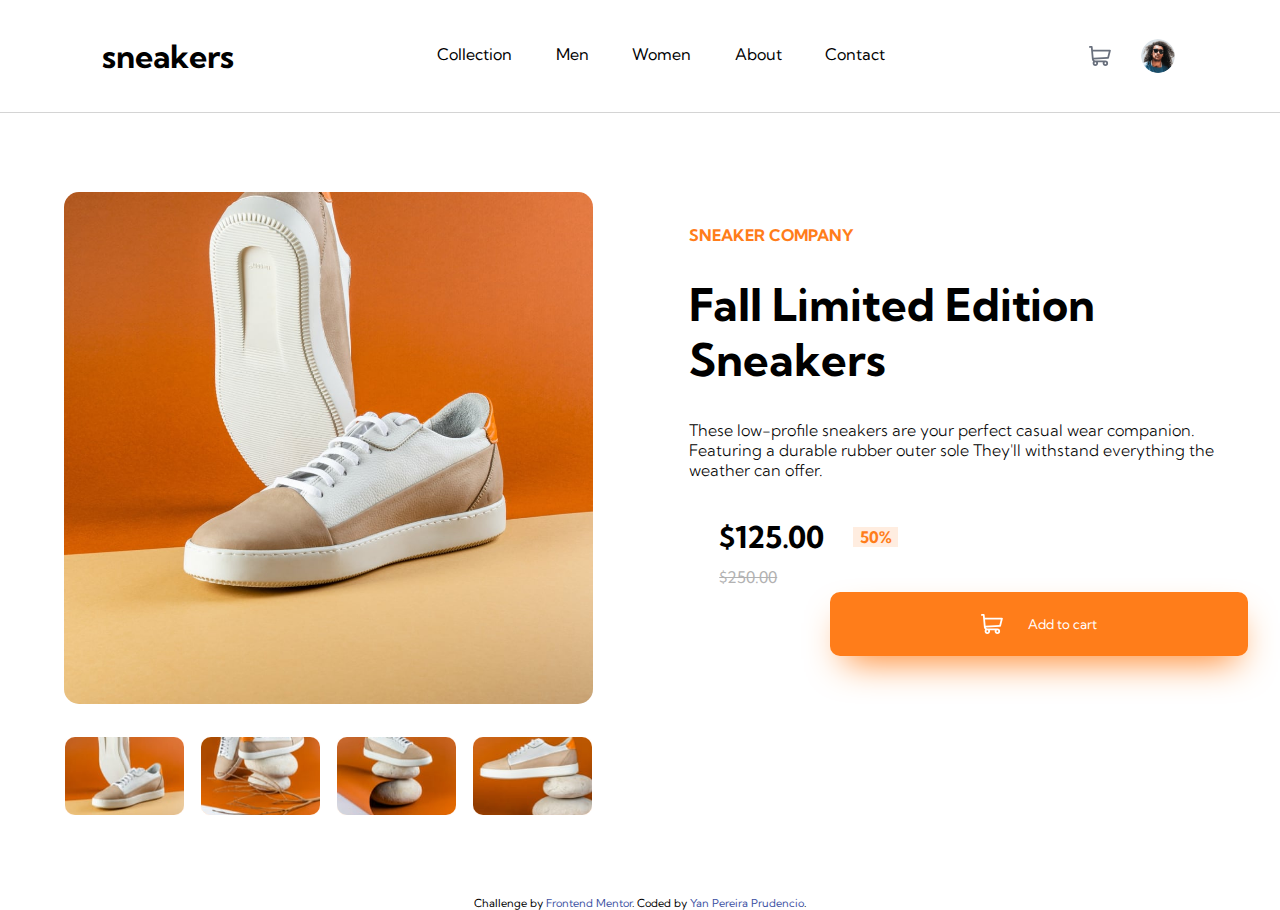
<file: index.html>
<!DOCTYPE html>
<html lang="en">
<head>
  <meta charset="UTF-8">
  <meta name="viewport" content="width=device-width, initial-scale=1.0"> <!-- displays site properly based on user's device -->

  <link rel="icon" type="image/png" sizes="32x32" href="./images/favicon-32x32.png">
  <link rel="stylesheet" href="https://cdnjs.cloudflare.com/ajax/libs/font-awesome/6.4.2/css/all.min.css" integrity="sha512-z3gLpd7yknf1YoNbCzqRKc4qyor8gaKU1qmn+CShxbuBusANI9QpRohGBreCFkKxLhei6S9CQXFEbbKuqLg0DA==" crossorigin="anonymous" referrerpolicy="no-referrer" />
  <link rel="stylesheet" href="./productpage.css">
  <title>Frontend Mentor | E-commerce product page</title>

  <!-- Feel free to remove these styles or customise in your own stylesheet 👍 -->
  <style>
    .attribution { font-size: 11px; text-align: center; }
    .attribution a { color: hsl(228, 45%, 44%); }



    
  </style>
</head>
<body>
<header>
    <div class="cartContainer">
        <p id="cartTitle">Cart</p>
        <div id="cardProductinfo">
            <p id="string">Your cart is empty.</p>
        </div>
    </div>
    <svg  onclick="Menu_Mobile_Btn()" width="16" height="15" xmlns="http://www.w3.org/2000/svg"><path d="M16 12v3H0v-3h16Zm0-6v3H0V6h16Zm0-6v3H0V0h16Z" fill="#69707D" fill-rule="evenodd"/></svg>
    <h1>sneakers</h1>
    <div id="menu">
        <a href="#Collection">Collection</a>
        <a href="#Men">Men</a>
        <a href="#Women">Women</a>
        <a href="#About">About</a>
        <a href="#Contact">Contact</a>
    </div>
    <div id="profile">
        <input type="button" id="productCounter" value="0">
        <!-- <button type="button" id="productCounter" value="1"></button> -->
        <svg id="cartIcon" width="22" height="20" xmlns="http://www.w3.org/2000/svg"><path d="M20.925 3.641H3.863L3.61.816A.896.896 0 0 0 2.717 0H.897a.896.896 0 1 0 0 1.792h1l1.031 11.483c.073.828.52 1.726 1.291 2.336C2.83 17.385 4.099 20 6.359 20c1.875 0 3.197-1.87 2.554-3.642h4.905c-.642 1.77.677 3.642 2.555 3.642a2.72 2.72 0 0 0 2.717-2.717 2.72 2.72 0 0 0-2.717-2.717H6.365c-.681 0-1.274-.41-1.53-1.009l14.321-.842a.896.896 0 0 0 .817-.677l1.821-7.283a.897.897 0 0 0-.87-1.114ZM6.358 18.208a.926.926 0 0 1 0-1.85.926.926 0 0 1 0 1.85Zm10.015 0a.926.926 0 0 1 0-1.85.926.926 0 0 1 0 1.85Zm2.021-7.243-13.8.81-.57-6.341h15.753l-1.383 5.53Z" fill="#69707D" fill-rule="nonzero"/></svg>
        <div id="profileImg">
            <img src="./images/image-avatar.png" alt="image-avatar">
        </div>
    </div>
</header>
  <main id="main">
    <section id="container">
        <div class="class first">
            <div class="viewportImg">
                <img id="mainImage" src="./images/image-product-1.jpg" alt="">
                <div class="btnsImg">
                    <button id="mobilebtnNext" >
                        <svg width="12" height="18" xmlns="http://www.w3.org/2000/svg"><path d="M11 1 3 9l8 8" stroke="#1D2026" stroke-width="3" fill="none" fill-rule="evenodd"/></svg>
                    </button>
                    <button id="mobilebtnPrevious">
                        <svg width="13" height="18" xmlns="http://www.w3.org/2000/svg"><path d="m2 1 8 8-8 8" stroke="#1D2026" stroke-width="3" fill="none" fill-rule="evenodd"/></svg>
                    </button>
                </div>
            </div>

            <div class="imgCategories">
                <div class="img-card">
                    <img class="image-product" src="./images/image-product-1-thumbnail.jpg" alt="product-1"> 
                </div>
                <div class="img-card">
                    <img class="image-product" src="./images/image-product-2-thumbnail.jpg" alt="product-2">
                </div>
                <div class="img-card">
                    <img class="image-product" src="./images/image-product-3-thumbnail.jpg" alt="product-3">
                </div>
                <div class="img-card">
                    <img class="image-product" src="./images/image-product-4-thumbnail.jpg" alt="product-4">
                </div>
            
            </div>
        </div>
        <div class="class second">
            <div class="texts">
                <p>SNEAKER COMPANY</p>
                <h1>Fall Limited Edition Sneakers</h1>
                <p id="productinfo">These low-profile sneakers are your perfect casual wear companion.
                    Featuring a durable rubber outer sole They'll withstand everything 
                    the weather  can offer.
                </p>
            </div>
            <div class="prices">
                <h3 id="newPrice">$125.00</h3>
                <p id="rebate">50%</p>
                <p id="lastPrice">$250.00</p>
            </div>
            <div class="quantities">
                <div id="counter">
                    <i   id="minus" class="fa-solid fa-minus"></i>
                    <input type="number" id="resultNumber">
                    <i   id="plus" class="fa-solid fa-plus"></i>
                </div>


                <button id="cartBtn" onclick="addToCart()">
                    <svg width="22" height="20" xmlns="http://www.w3.org/2000/svg"><path d="M20.925 3.641H3.863L3.61.816A.896.896 0 0 0 2.717 0H.897a.896.896 0 1 0 0 1.792h1l1.031 11.483c.073.828.52 1.726 1.291 2.336C2.83 17.385 4.099 20 6.359 20c1.875 0 3.197-1.87 2.554-3.642h4.905c-.642 1.77.677 3.642 2.555 3.642a2.72 2.72 0 0 0 2.717-2.717 2.72 2.72 0 0 0-2.717-2.717H6.365c-.681 0-1.274-.41-1.53-1.009l14.321-.842a.896.896 0 0 0 .817-.677l1.821-7.283a.897.897 0 0 0-.87-1.114ZM6.358 18.208a.926.926 0 0 1 0-1.85.926.926 0 0 1 0 1.85Zm10.015 0a.926.926 0 0 1 0-1.85.926.926 0 0 1 0 1.85Zm2.021-7.243-13.8.81-.57-6.341h15.753l-1.383 5.53Z" fill="#ffff" fill-rule="nonzero"/></svg>
                    Add to cart
                </button>
            </div>
        </div>

    </section>
  </main>



  <div class="menu_Mobile_Container">
    <svg id="btn_Close" width="14" height="15" xmlns="http://www.w3.org/2000/svg"><path d="m11.596.782 2.122 2.122L9.12 7.499l4.597 4.597-2.122 2.122L7 9.62l-4.595 4.597-2.122-2.122L4.878 7.5.282 2.904 2.404.782l4.595 4.596L11.596.782Z" fill="#69707D" fill-rule="evenodd"/></svg>
    <ul class="menu_Mobile_List">
        <li>Collections</li>
        <li>Men</li>
        <li>Women</li>
        <li>About</li>
        <li>Contact</li>
    </ul>
  </div>

  <div class="container_img_Product">
        <div class="image_squad">
            <p id="close_Container">
                <svg id="close-btn-viewport-large" width="14" height="15" xmlns="http://www.w3.org/2000/svg"><path d="m11.596.782 2.122 2.122L9.12 7.499l4.597 4.597-2.122 2.122L7 9.62l-4.595 4.597-2.122-2.122L4.878 7.5.282 2.904 2.404.782l4.595 4.596L11.596.782Z" fill-rule="evenodd"/></svg>
            </p>
            <div class="image_viewport">
                <img id="displayed_image" class="img"  src="./images/image-product-1.jpg" alt="">
                <!-- <img id="mainImage" src="./images/image-product-1.jpg" alt=""> -->
            </div>

            <div class="imgCategories">
                <div class="img-card">
                    <img class="image-product-large" src="./images/image-product-1-thumbnail.jpg" alt="product-1"> 
                </div>
                <div class="img-card">
                    <img class="image-product-large" src="./images/image-product-2-thumbnail.jpg" alt="product-2">
                </div>
                <div class="img-card">
                    <img class="image-product-large" src="./images/image-product-3-thumbnail.jpg" alt="product-3">
                </div>
                <div class="img-card">
                    <img class="image-product-large" src="./images/image-product-4-thumbnail.jpg" alt="product-4">
                </div>
            </div>

            <div id="container_control">
                <button type="button" class="btn_images_container next-btn">
                    <svg id="next-btn" width="12" height="18" xmlns="http://www.w3.org/2000/svg"><path d="M11 1 3 9l8 8" stroke="#1D2026" stroke-width="3" fill="none" fill-rule="evenodd"/></svg>
                </button>
                <button type="button" class="btn_images_container previous-btn">
                    <svg id="previous-btn" width="13" height="18" xmlns="http://www.w3.org/2000/svg"><path d="m2 1 8 8-8 8" stroke="#1D2026" stroke-width="3" fill="none" fill-rule="evenodd"/></svg>
                </button>
            </div>
        </div>


  </div>


  <div class="attribution">
    Challenge by <a href="https://www.frontendmentor.io?ref=challenge" target="_blank">Frontend Mentor</a>. 
    Coded by <a href="https://www.frontendmentor.io/profile/YanPrudencio015">Yan Pereira Prudencio</a>.
  </div>
  <script src="./product.js"></script>
</body>
</html>
</file>
<file: productpage.css>
@import url('https://fonts.googleapis.com/css2?family=Kumbh+Sans:wght@400;700&display=swap');

/* 
font-family: 'Kumbh Sans', sans-serif;
*/
*{
    border: none;
    outline: none;
    padding: 0; margin: 0;
    box-sizing: border-box;
    transition: 600ms;
    scroll-behavior: smooth;
    font-family: 'Kumbh Sans', sans-serif;

}

a{
    text-decoration: none;
    color: #000;
}

/* Desktop */
@media screen and (max-width:1440px){

    body{
        height: 40em;
    }
    header{
        width: 100%;
        height: 7em;
        box-shadow:1px -2px 1px 2px hsl(0, 0%, 0%);;
        display: flex;
        justify-content: space-around;
        flex-direction: row;
        align-items: center;
        margin-bottom: 5em;
        position: relative;
    }

    header #menu{
        display: flex;
        flex-direction: row;
        justify-content: space-between;
        align-items: center;
        width: 35%;
        height: 100%;
    }

    #menu a{
        border-bottom: solid 5px #fff;
        height: 100%;
        display: flex;
        align-items: center;
    }

    #menu a:hover{
        border-bottom: solid 5px hsl(26, 100%, 55%);
    }

    header svg{
        display: none;
    }

    header #profile{
        display: flex;
        justify-content: space-between;
        align-items: center;
        width: 7%;
        position: relative;
    }

    #profile #productCounter{
        background-color: hsl(26, 100%, 55%);
        width: 20%;
        height: 43%;
        border-radius: 20px;
        position: absolute;
        bottom: 1.7em;
        left: 0.4em;
        color: #fff;
        display: none;
        justify-content: center;
        text-align: center;
    }



    #profile #profileImg{
        border: solid 3px #fff;
        width: 45%;
        height: 35%;
        border-radius: 20em;
        padding: 0;
        outline: none;
        display: flex;

    }

    #profile #profileImg:hover{
        border: solid 3px hsl(26, 100%, 55%);  
        cursor: pointer;

    }

    header #profile img{
        border-radius: 20em;
        max-width: 100%;
        max-height: 100%;
        object-fit: cover;
    }

    header #profile svg{
        display: initial;
        cursor: pointer;
    }







    main{
        width: 100%;
        height: 100%;
        margin: 0em 0em 4em 0em;
    }

    #container{
        border-radius: 10px;
        margin: auto;
        width: 100%;
        height: 32em;
        display: flex;
        justify-content: center;
        flex-direction: row;

    }

    #container .class{
        width: 100%;
        height: 100%;
        display: flex;
        flex-direction: column;
        align-items: center;
    }

    .first{
        padding: 0em 4em;
        gap: 2em;
    }
    .first .viewportImg{
        width: 100%;
        height: 100%;
        display: flex;
        justify-content: center;
        flex-direction: column;
        position: relative;
    }

    .viewportImg img{
        width:100%;
        height: 100%;
        border-radius: 15px;
    }

    .viewportImg .btnsImg{
        width: 100%;
        display: flex;
        justify-content: space-between;
        position: absolute;

    }

    .btnsImg button{
        display: flex;
        justify-content: center;
        align-items: center;
        width: 10%;
        height: 3em;
        border-radius: 23px;
        display: none;
    }


    .imgCategories{
        width: 100%;
        height: 5em;
        border-radius: 10px;
        display: flex;
        flex-direction: row;
        justify-content: space-between;
        gap: 15px;
    }

    .img-card{
        border: solid 1px #fff;
        width: 25%;
        height: 100%;
        border-radius: 10px;
        background-color:  hsl(25, 100%, 94%);
    }
    .img-card img{
        width: 100%;
        height: 100%;
        object-fit: cover;
        border-radius: 10px;
    }

    .img-card:hover{
        filter: opacity(80%);
        cursor: pointer;
    }

    .cardEfect{
        border: solid 1px hsl(26, 100%, 55%);
        filter: opacity(50%);
    }

    /* .imgCategories img{
        border-radius: 10px;
        width: 25%;
        height: 100%;
        border: solid 1px hsl(26, 100%, 55%);
    } */






    .second{
        padding: 0em 2em;
    }
    .second .texts{
        width: 100%;
        height: 20em;
        display: flex;
        flex-direction: column;
        justify-content: space-evenly;
    }

    .texts p{
        color: hsl(26, 100%, 55%);
        font-weight: 700;
    }

    .texts h1{
        font-size: 45px;
    }

    .texts #productinfo{
        color: #000;
        font-weight: 300;
    }

    .second .prices{
        margin: 0em 20em 0em 0em;
        width: 32%;
        height: 5em;
        display: flex;
        flex-wrap: wrap;
        flex-direction: row;
        justify-content: space-between;
        align-items: center;
    }

    .prices #newPrice{
        font-size: 30px;
    }

    .prices #rebate{
        width: 25%;
        height: 25%;
        color: hsl(26, 100%, 55%);
        background-color: hsl(25, 100%, 94%);
        display: flex;
        justify-content: center;
        font-weight: 700;
    }

    .prices #lastPrice{
        color:#B2B2B2;
        text-decoration: line-through;
    }

    .second .quantities{
        width: 100%;
        height: 4em;
        display: flex;
        align-items: center;
        flex-direction: row;
        justify-content: space-between;
        gap: 15px;
    }

    .quantities #counter{
        width: 30%;
        height: 60%;
        display: flex;
        justify-content: space-between;
        align-items: center;
        font-weight: 700;
    }

    #resultNumber{
        width: 73%;
        display: flex;
        text-align: center;
        font-size: 17px;
    }

    input[type=number]::-webkit-inner-spin-button,
    input[type=number]::-webkit-outer-spin-button{
        appearance: none;
        -webkit-appearance: none;
        margin: 0;
    }


    input[type="number"]::-webkit-inner-spin-button::before,
    input[type="number"]::-webkit-outer-spin-button::before {
        content: "\f077"; /* Use um ícone personalizado, como um Unicode FontAwesome */
        font-family: FontAwesome; /* Use a fonte FontAwesome ou outra fonte de ícones */
        display: block;
        background-color: #f5f5f5;
        border: 1px solid #ccc;
        border-radius: 50%;
        width: 20px;
        height: 20px;
        text-align: center;
        line-height: 20px;
        color: #555;
    }
    #counter #minus, #counter #plus{
        cursor: pointer;
        color: hsl(26, 100%, 55%);
        padding: 2px;
        border-radius: 20px;
    }

    #counter button:hover{
        filter: opacity(60%);
    }

    .quantities #cartBtn{
        width: 100%;
        height: 100%;
        border-radius: 10px;
        background-color: hsl(26, 100%, 55%);
        color: #fff;
        display: flex;
        justify-content: center;
        align-items: center;
        gap: 25px;
        box-shadow:2px 17px 37px -13px hsl(26, 100%, 55%);
    }

    .quantities #cartBtn:hover{
      filter: opacity(60%);
      cursor: pointer;
    }



    .Image-Selected{
        background-color:  hsl(25, 100%, 94%);
        outline: solid 1px;
        width: 50%;
    }




    .cartContainer{
        position: absolute;
        top: -300%;
        left: 70%;
        width: 26%;
        height: 13em;
        background-color: #fff;
        z-index: 2;
        border-radius: 11px;
        box-shadow: 0px 8px 35px -11px #000;
        display: flex;
        justify-content: space-between;
        flex-direction: column;
   
    }

    .cartAppers{
        position: absolute;
        top: 105%;
        left: 70%;
        overflow: auto;
    }

    .cartContainer #cartTitle {
        width: 100%;
        box-shadow: -1px 3px 7px -5px #B2B2B2;
        display: flex;
        align-items: center;
        height: 15%;
        padding: 0px 0px 1em 1em;
        font-weight: 700;
    }

    .cartContainer #string {
        font-weight: 400;
        width: 100%;
        height: 100%;
        text-align: center;
        display: flex;
        align-items: center;
        justify-content: center;
    }

    .cartContainer #cardProductinfo{
        width: 100%;
        height: 23em;
        /* display: flex; */
        justify-content: center;
        align-items: center;
        flex-direction: column;
        padding: 1em;
        gap: 1em;
        overflow: auto;
    }



    #cardProductinfo .conatinerProd{
        width: 100%;
        height: 9em;
        box-shadow: 0px 0px 3px -1px gray;
    }

    #cardProductinfo #info{
        width: 100%;
        height: 5em;
        display: flex;
        flex-direction: row;
        justify-content: space-around;
        align-items: center;
        overflow: auto;
        margin: 1em 0 0 0 ;
    }


    #info #imgProd{
        width: 27%;
        height: 70%;
    }

    #info #textInfo{
        width: 100%;
        height: 50%;
        border-radius: 10px;
    }

    #imgProd img{
        width: 100%;
        height: 100%;
        object-fit: cover;
        border-radius: 5px;
    }

    #textInfo #prodTitle{
        width: 100%;
    }

    #textInfo #infoPrices{
        display: flex;
        flex-direction: row;
        justify-content: center;
    }

    #textInfo svg{
        display: initial;
        margin: 0px 0px 0px 15%;
    }

    #textInfo p{
        width: 25%;
        box-shadow: 0px 0px 0px 0px;
        font-weight: 300;
    }

    #infoPrices p:nth-child(3){
        font-weight: 700;
    }

    



    #checkoutBtn{
        width: 100%;
        height: 35%;
        background-color: hsl(26, 100%, 55%);
        border-radius: 10px;
        font-size: 18px;
        padding: 12px;
        color: #fff;
    }




    .menu_Mobile_Container{
        background-color: #fff;
        width: 70%;
        height: 50em;
        position: fixed;
        left: -100em;
        /* left: 0em; */
        top: 0em;
        z-index: 100;
        display: none;
        justify-content: initial;
        padding: 2em;
        gap: 2em;
        flex-direction: column;
        padding: 1em 0em 0em 2em;
        
    }

    .menu_Mobile_Appears{
        left: 0em;
    }


    .menu_Mobile_Container .menu_Mobile_List{
        list-style: none;
        display: flex;
        flex-direction: column;
        gap: 1em;
        font-size: 25px;
        font-weight: 700;
    }





    .container_img_Product{
        width: 100%;
        height: 100%;
        position: fixed;
        z-index: 1000;
        top: 0;
        display: none;
        justify-content: center;
        align-items: center;
        flex-direction: column;
        background-color: rgba(0, 0, 0, 0.7);
    }

    .container_img_Product_active{
        display: flex;
    }

    .container_img_Product .image_squad{
        width: 40%;
        height: 76%;
        border-radius: 10px;
        opacity: 100%;
        display: flex;
        flex-direction: column;
        gap: 1em;
        opacity: 100%;
        position: relative;
        top: -3em;
    
    }

    .image_squad #close_Container{
        width: 100%;
        display: flex;
        align-items: center;
        height: 10%;
        justify-content: end;
    }

    .image_squad .image_viewport{
        width: 100%;
        height: 100%;
        background-color: transparent;
        border-radius: 15px;
        display: flex;
        justify-content: center;
    }

    .image_viewport .img{
        object-fit: cover;
        width: 90%;
        height: 100%;
        opacity: 100%;
        border-radius: 15px;

    }
    .image_squad .imgCategories{
        width: 70%;
        height: 14%;
        align-self: center;
        border-radius: 10px;
        display: flex;
        flex-direction: row;
        justify-content: space-between;
        gap: 15px;
    }

    .imgCategories .squad_Photo{
        border: solid 1px #C70039;
        width: 50%;
        height: 100%;
        border-radius: 10px;
    }

    .image_squad #container_control{
        width: 100%;
        height: 2em;
        /* background-color: #fff; */
        display: flex;
        justify-content: space-between;
        align-items: center;
        position: absolute;
        top: 17em;
    }

    #container_control .btn_images_container{
        background-color: #fff;
        padding: 18px;
        border-radius: 41px;
        width: 10%;
        cursor: pointer;
    }

    #close-btn-viewport-large{
        cursor: pointer;
    }

}









/* mobile */
@media screen and (max-width:375px){

    body{
        height: 50em;
    }
    header{
        width: 100%;
        height: 5em;
        box-shadow:0px 0px 0px 0px hsl(0, 0%, 0%);
        display: flex;
        justify-content: space-evenly;
        flex-direction: row;
        align-items: baseline;
        margin-bottom: 0em;
    }

    header svg{
        display: initial;
    }

    header h1{
        font-size: 40px;
        font-weight: 700;
        margin:0em 2em 0em 0em;
    }

    header #menu{
        display: none;
        flex-direction: row;
        justify-content: space-between;
        align-items: center;
        width: 35%;
        height: 100%;
    }


    header #profile{
        display: flex;
        justify-content: space-between;
        align-items: center;
        width: 20%;
    }


    header #profile::after {
        content: '2';
        color: #ffff;
        font-size: 13px;
        position: absolute;
        bottom: 4.3em;
        left: 0.6em;
        width: 31%;
        height: 17px;
        background-color: hsl(26, 100%, 55%);
        border-radius: 25px;
        padding: 0px;
        display: flex;
        align-items: baseline;
        text-align: center;
        justify-content: center;
    }

    #profile #profileImg {
        border: solid 3px #fff;
        width: 50%;
        height: 30%;
        border-radius: 20em;
        padding: 0;
        outline: none;
        display: flex;
    }

    #profile #productCounter {
        background-color: hsl(26, 100%, 55%);
        width: 20%;
        height: 10%;
        border-radius: 20px;
        position: absolute;
        bottom: 4.3em;
        left: 0.4em;
        color: #fff;
        display: none;
        justify-content: center;
        text-align: center;
    }








    main{
        width: 100%;
        height: 100%;
        margin: 0em 0em 10em 0em;

    }


    #container{
        border-radius: 10px;
        margin: auto;
        width: 100%;
        height: 50em;
        display: flex;
        justify-content: center;
        flex-direction: column;
    }

    #container .class{
        width: 100%;
        height: 100%;
        display: flex;
        flex-direction: column;
    }


    .first .imageViewport{
        width: 100%;
        height: 100%;
        display: flex;
        justify-content: space-between;
        align-items: center;
        position: relative;
    }

    .imageViewport img{
        width: 100%;
        height: 100%;
        border-radius: 20px;
        margin: auto;
    }

    .imageViewport svg{
        display: initial;
        position: relative;
        left: 5em;
    }



    .first{
        padding: 0em 0em;
    }
    .first .viewportImg{
        width: 100%;
        height: 100%;
        display: flex;
        justify-content: center;
        flex-direction: column;
        position: relative;
    }

    .viewportImg img{
        width:100%;
        height: 100%;
        border-radius: 0px;
    }

    .viewportImg .btnsImg{
        width: 100%;
        display: flex;
        justify-content: space-between;
        position: absolute;

    }

    .btnsImg button{
        display: flex;
        justify-content: center;
        align-items: center;
        width: 13%;
        height: 3em;
        border-radius: 23px;
        margin: 0em 1em;
    }


    .imgCategories{
        width: 100%;
        height: 5em;
        border-radius: 10px;
        display: flex;
        flex-direction: row;
        justify-content: space-between;
        gap: 15px;
        display: none;
    }








    .second{
        padding: 0em 1em;
    }
    .second .texts{
        width: 100%;
        height: 20em;
        display: flex;
        flex-direction: column;
        justify-content: space-evenly;
    }

    .texts p{
        color: hsl(26, 100%, 55%);
        font-weight: 700;
    }

    .texts h1{
        font-size: 37px;
    }

    .texts #productinfo{
        color: #000;
        font-weight: 300;
    }

    
    .second .prices{
        margin: 0em 0em 0em 0em;
        width: 100%;
        height: 5em;
        display: flex;
        flex-wrap: wrap;
        flex-direction: row;
        justify-content: space-between;
        align-items: center;
    }

    .prices #newPrice{
        font-size: 35px;
    }

    .prices #rebate{
        width: 16%;
        height: 32%;
        margin: 0em 3em 0em 0em;
        color: hsl(26, 100%, 55%);
        background-color: hsl(25, 100%, 94%);
        display: flex;
        justify-content: center;
        font-weight: 700;
        font-size: 20px;
    }

    .prices #lastPrice{
        color:#B2B2B2;
        text-decoration: line-through;
    }


    .second .quantities{
        width: 100%;
        height: 5em;
        display: flex;
        align-items: center;
        flex-direction: column;
        justify-content: space-between;
        gap: 15px;
    }

    .quantities #counter{
        width: 100%;
        height: 60%;
        display: flex;
        justify-content: space-between;
        align-items: center;
        font-weight: 700;
    }

    #counter button{
        cursor: pointer;
    }

    .quantities #cartBtn{
        width: 100%;
        padding: 15px;
        height: 100%;
        border-radius: 10px;
        background-color: hsl(26, 100%, 55%);
        color: #fff;
        display: flex;
        justify-content: center;
        align-items: center;
        gap: 25px;
        box-shadow: 2px 17px 37px -13px hsl(26, 100%, 55%);
    }


    .attribution{
        margin: 10em 0em;
    }




    .cartContainer{
        position: absolute;
        top: -300%;
        left: 2%;
        width: 95%;
        height: 24em;
        background-color: #fff;
        z-index: 2;
        border-radius: 11px;
        box-shadow: 0px 8px 35px -11px #000;
    }

    
    .cartAppers{
        position: absolute;
        top: 100%;
    }



    .cartContainer #cartTitle{
        width: 100%;
        box-shadow: -1px 3px 7px -5px #B2B2B2;
        display: flex;
        align-items: center;
        height: 15%;
        padding: 0px 0px 0em 1em;
    }

    .cartContainer #cardProductinfo{
        width: 100%;
        height: 100%;
        display: flex;
        justify-content: center;
        align-items: center;
    }



    #info #imgProd{
        width: 27%;
        height: 70%;
    }

    #info #textInfo{
        width: 100%;
        height: 50%;
        border-radius: 10px;
    }

    #imgProd img{
        width: 100%;
        height: 100%;
        object-fit: cover;
        border-radius: 5px;
    }

    #textInfo #prodTitle{
        width: 100%;
    }

    #textInfo #infoPrices{
        display: flex;
        flex-direction: row;
        justify-content: center;
    }

    #textInfo svg{
        display: initial;
        margin: 0px 0px 0px 15%;
    }

    #textInfo p{
        width: 25%;
        box-shadow: 0px 0px 0px 0px;
        font-weight: 300;
    }

    #infoPrices p:nth-child(3){
        font-weight: 700;
    }






    #checkoutBtn {
        width: 100%;
        height: 20%;
        background-color: hsl(26, 100%, 55%);
        border-radius: 10px;
        font-size: 18px;
        padding: 12px;
        color: #fff;
    }



    .menu_Mobile_Container{
        background-color: #fff;
        width: 70%;
        height: 50em;
        position: fixed;
        left: -100em;
        /* left: 0em; */
        top: 0em;
        z-index: 100;
        display: flex;
        justify-content: initial;
        padding: 2em;
        gap: 2em;
        flex-direction: column;
        padding: 1em 0em 0em 2em;
       
    }

    .menu_Mobile_Appears{
        left: 0em;
    }


    .menu_Mobile_Container .menu_Mobile_List{
        list-style: none;
        display: flex;
        flex-direction: column;
        gap: 1em;
        font-size: 25px;
        font-weight: 700;
    }


   
}




/* The project asked only responsives for desktop => 1440px and for mobile => 375px  

    I decided to make others responsive screens  

*/






@media screen and (max-width:950px){

    body{
        height: 50em;
    }
    header{
        width: 100%;
        height: 7em;
        box-shadow:1px -2px 1px 2px hsl(0, 0%, 0%);;
        display: flex;
        justify-content: space-around;
        flex-direction: row;
        align-items: center;
        margin-bottom: 5em;
    }
    
    header h1{
        font-size: 25px;
    }

    header #menu{
        display: flex;
        flex-direction: row;
        justify-content: space-between;
        align-items: center;
        width: 55%;
        height: 100%;
    }


    #menu a{
        border-bottom: solid 5px #fff;
        height: 100%;
        display: flex;
        align-items: center;
        font-size: 20px;
    }

    #menu a:hover{
        border-bottom: solid 5px hsl(26, 100%, 55%);
    }

    header svg{
        display: none;
    }

    header #profile{
        display: flex;
        justify-content: space-between;
        align-items: center;
        width: 15%;
        height: 100%;
        }

    #profile #profileImg{
        border: solid 3px #fff;
        width: 50%;
        height: 50%;
        border-radius: 20em;
        padding: 0;
        outline: none;
        display: flex;
    }

    


    #profile #profileImg:hover{
        border: solid 3px hsl(26, 100%, 55%);  
        cursor: pointer;

    }

    header #profile img{
        border-radius: 20em;
        max-width: 100%;
        max-height: 100%;
        object-fit: cover;
    }

    header #profile svg{
        display: initial;
        cursor: pointer;
    }

    #profile #productCounter {
        background-color: hsl(26, 100%, 55%);
        width: 23%;
        height: 15%;
        border-radius: 20px;
        position: absolute;
        bottom: 4.2em;
        left: 0.5em;
        color: #fff;
        display: none;
        justify-content: center;
        text-align: center;
    }


    main{
        width: 100%;
        height: 100%;
        margin: 0em 0em 4em 0em;
    }

    #container{
        border-radius: 10px;
        margin: auto;
        width: 100%;
        height: 32em;
        display: flex;
        justify-content: center;
        flex-direction: row;

    }

    #container .class{
        width: 100%;
        height: 100%;
        display: flex;
        flex-direction: column;
        align-items: center;
        padding: 0;
    }

    .first{
        padding: 0em 4em;
        gap: 2em;
    }
    .first .viewportImg{
        width: 85%;
        height: 100%;
        display: flex;
        justify-content: center;
        flex-direction: column;
        position: relative;
    }

    .viewportImg img{
        width:100%;
        height: 100%;
        border-radius: 15px;
    }

    .viewportImg .btnsImg{
        width: 100%;
        display: flex;
        justify-content: space-between;
        position: absolute;

    }

    .btnsImg button{
        display: flex;
        justify-content: center;
        align-items: center;
        width: 10%;
        height: 3em;
        border-radius: 23px;
        display: none;
    }


    .imgCategories{
        width: 75%;
        height: 5em;
        border-radius: 10px;
        display: flex;
        flex-direction: row;
        justify-content: space-between;
        gap: 15px;
    }

    .img-card{
        border: solid 1px #fff;
        width: 25%;
        height: 100%;
        border-radius: 10px;
        background-color:  hsl(25, 100%, 94%);
    }
    .img-card img{
        width: 100%;
        height: 100%;
        object-fit: cover;
        border-radius: 10px;
    }

    .img-card:hover{
        filter: opacity(80%);
        cursor: pointer;
    }

    .cardEfect{
        border: solid 1px hsl(26, 100%, 55%);
        filter: opacity(50%);
    }






    .second{
        padding: 0em 0em;
    }
    .second .texts{
        width: 100%;
        height: 20em;
        display: flex;
        flex-direction: column;
        justify-content: space-evenly;
    }

    .texts p{
        color: hsl(26, 100%, 55%);
        font-weight: 700;
    }

    .texts h1{
        font-size: 45px;
    }

    .texts #productinfo{
        color: #000;
        font-weight: 300;
    }

    .second .prices{
        margin: 0em 20em 0em 0em;
        width: 32%;
        height: 5em;
        display: flex;
        flex-wrap: wrap;
        flex-direction: row;
        justify-content: space-between;
        align-items: center;
    }

    .prices #newPrice{
        font-size: 30px;
    }

    .prices #rebate{
        width: 25%;
        height: 25%;
        color: hsl(26, 100%, 55%);
        background-color: hsl(25, 100%, 94%);
        display: flex;
        justify-content: center;
        font-weight: 700;
    }

    .prices #lastPrice{
        color:#B2B2B2;
        text-decoration: line-through;
    }

    .second .quantities{
        width: 100%;
        height: 4em;
        display: flex;
        align-items: center;
        flex-direction: row;
        justify-content: space-between;
        gap: 15px;
    }

    .quantities #counter{
        width: 30%;
        height: 60%;
        display: flex;
        justify-content: space-between;
        align-items: center;
        font-weight: 700;
    }

    #counter button{
        cursor: pointer;
        color: hsl(26, 100%, 55%);
    }

    #counter button:hover{
        filter: opacity(60%);
    }

    .quantities #cartBtn{
        width: 100%;
        height: 100%;
        border-radius: 10px;
        background-color: hsl(26, 100%, 55%);
        color: #fff;
        display: flex;
        justify-content: center;
        align-items: center;
        gap: 25px;
        box-shadow:2px 17px 37px -13px hsl(26, 100%, 55%);
    }

    .quantities #cartBtn:hover{
      filter: opacity(60%);
      cursor: pointer;
    }



    .Image-Selected{
        background-color:  hsl(25, 100%, 94%);
        outline: solid 1px;
        width: 50%;
    
}

.cartContainer{
    position: absolute;
    top: -300%;
    left: 49%;
    width: 50%;
    height: 219%;
    background-color: #fff;
    z-index: 2;
    border-radius: 11px;
    box-shadow: 0px 8px 35px -11px #000;
}

.cartAppersMedium{
    position: absolute;
    top: 76%;
}

.cartAppers{
    position: absolute;
    top: 76%;
}



.cartContainer #cartTitle {
    width: 100%;
    box-shadow: -1px 3px 7px -5px #B2B2B2;
    display: flex;
    align-items: center;
    height: 15%;
    padding: 0px 0px 1em 1em;
}

.cartContainer #cardProductinfo{
    width: 100%;
    height: 100%;
    overflow: auto;
}


.cartContainer #string {
    font-weight: 400;
    width: 100%;
    height: 100%;
    text-align: center;
    display: flex;
    align-items: center;
    justify-content: center;
}


#info #imgProd{
    width: 27%;
    height: 70%;
}

#info #textInfo{
    width: 100%;
    height: 50%;
    border-radius: 10px;
}

#imgProd img{
    width: 100%;
    height: 100%;
    object-fit: cover;
    border-radius: 5px;
}

#textInfo #prodTitle{
    width: 100%;
}

#textInfo #infoPrices{
    display: flex;
    flex-direction: row;
    justify-content: center;
}

#textInfo svg{
    display: initial;
    margin: 0px 0px 0px 15%;
}

#textInfo p{
    width: 25%;
    box-shadow: 0px 0px 0px 0px;
    font-weight: 300;
}

#infoPrices p:nth-child(3){
    font-weight: 700;
}



}






@media screen and (max-width:690px){
    body{
        height: 50em;
    }

    header{
        width: 100%;
        height: 7em;
        box-shadow:0px 0px 0px 0px hsl(0, 0%, 0%);
        display: flex;
        justify-content: space-evenly;
        flex-direction: row;
        align-items: baseline;
        margin-bottom: 25%;
    }

    header svg{
        display: initial;
    }

    header h1{
        font-size: 40px;
        font-weight: 700;
        margin:0em 2em 0em 0em;
    }

    header #menu{
        display: none;
        flex-direction: row;
        justify-content: space-between;
        align-items: center;
        width: 35%;
        height: 100%;
    }


    header #profile{
        display: flex;
        justify-content: space-between;
        align-items: center;
        width: 20%;
    }

    #profile #profileImg {
        border: solid 3px #fff;
        width: 42%;
        height: 45%;
        border-radius: 20em;
        padding: 0;
        outline: none;
        display: flex;
    }


    #profile #productCounter {
        background-color: hsl(26, 100%, 55%);
        width: 23%;
        height: 15%;
        border-radius: 20px;
        position: absolute;
        bottom: 4.2em;
        left: 0.5em;
        color: #fff;
        display: none;
        justify-content: center;
        text-align: center;
    }






    main{
        width: 100%;
        height: 100%;
        margin: 4em 0em 10em 0em;
    }


    #container{
        border-radius: 10px;
        margin: auto;
        width: 100%;
        height: 50em;
        display: flex;
        justify-content: center;
        flex-direction: column;
    }

    #container .class{
        width: 100%;
        height: 100%;
        display: flex;
        flex-direction: column;
    }


    .first .imageViewport{
        width: 100%;
        height: 100%;
        display: flex;
        justify-content: space-between;
        align-items: center;
        position: relative;
    }

    .imageViewport img{
        width: 100%;
        height: 100%;
        border-radius: 20px;
        margin: auto;
    }

    .imageViewport svg{
        display: initial;
        position: relative;
        left: 5em;
    }



    .first{
        padding: 0em 0em;
    }
    .first .viewportImg{
        width: 100%;
        height: 100%;
        display: flex;
        justify-content: center;
        flex-direction: column;
        position: relative;
    }

    .viewportImg img{
        width:100%;
        height: 100%;
        border-radius: 0px;
    }

    .viewportImg .btnsImg{
        width: 100%;
        display: flex;
        justify-content: space-between;
        position: absolute;

    }

    .btnsImg button{
        display: flex;
        justify-content: center;
        align-items: center;
        width: 13%;
        height: 3em;
        border-radius: 23px;
        margin: 0em 1em;
    }


    .imgCategories{
        width: 100%;
        height: 5em;
        border-radius: 10px;
        display: flex;
        flex-direction: row;
        justify-content: space-between;
        gap: 15px;
        display: none;
    }

    #container .class .second {
        width: 100%;
        height: 100%;
        display: flex;
        flex-direction: column;
        align-items: center;
        padding: 0;
        padding: 0em 2em;
    }








    .second{
        padding: 0em 2em;
    }
    .second .texts{
        width: 100%;
        height: 20em;
        display: flex;
        flex-direction: column;
        justify-content: space-evenly;
    }

    .texts p{
        color: hsl(26, 100%, 55%);
        font-weight: 700;
        padding: 0 2em;
    }

    .texts h1{
        font-size: 31px;
        padding: 0 1em;
    }

    .texts #productinfo{
        color: #000;
        font-weight: 300;
    }

    
    .second .prices{
        margin: 0em 0em 0em 0em;
        width: 100%;
        height: 5em;
        display: flex;
        flex-wrap: wrap;
        flex-direction: row;
        justify-content: space-between;
        align-items: center;
        padding: 0 1em;
    }

    .prices #newPrice{
        font-size: 35px;
    }

    .prices #rebate{
        width: 16%;
        height: 32%;
        margin: 0em 3em 0em 0em;
        color: hsl(26, 100%, 55%);
        background-color: hsl(25, 100%, 94%);
        display: flex;
        justify-content: center;
        font-weight: 700;
        font-size: 20px;
    }

    .prices #lastPrice{
        color:#B2B2B2;
        text-decoration: line-through;
    }


    .second .quantities{
        width: 100%;
        height: 5em;
        display: flex;
        align-items: center;
        flex-direction: column;
        justify-content: space-between;
        gap: 15px;
        padding: 0 2em;
    }

    .quantities #counter{
        width: 100%;
        height: 60%;
        display: flex;
        justify-content: space-between;
        align-items: center;
        font-weight: 700;
        padding: 0px 1.5em;
    }

    #counter button{
        cursor: pointer;
    }

    .quantities #cartBtn{
        width: 100%;
        padding: 15px;
        height: 100%;
        border-radius: 10px;
        background-color: hsl(26, 100%, 55%);
        color: #fff;
        display: flex;
        justify-content: center;
        align-items: center;
        gap: 25px;
        box-shadow: 2px 17px 37px -13px hsl(26, 100%, 55%);
    }


    .attribution{
        margin: 10em 0em;
    }



    .cartContainer{
        position: absolute;
        top: -300%;
        left: 2%;
        width: 95%;
        height: 15em;
        background-color: #fff;
        z-index: 2;
        border-radius: 11px;
        box-shadow: 0px 8px 35px -11px #000;
    }

    .cartAppers{
        position: absolute;
        top: 100%;
    }


    .cartContainer #cartTitle {
        width: 100%;
        box-shadow: -1px 3px 7px -5px #B2B2B2;
        display: flex;
        align-items: center;
        height: 15%;
        padding: 0px 0px 0em 1em;
    }

    .cartContainer #cardProductinfo{
        width: 100%;
        height: 100%;
        /* display: flex;
        justify-content: center;
        align-items: center; */
        overflow: auto;
    }

    #cardProductinfo #card{

        width: 100%;
        height: 12em;
        border: solid 1px;
        margin: 2em 0 0 0 ;
    }


    #info #imgProd{
        width: 27%;
        height: 70%;
    }

    #info #textInfo{
        width: 100%;
        height: 50%;
        border-radius: 10px;
    }

    #imgProd img{
        width: 100%;
        height: 100%;
        object-fit: cover;
        border-radius: 5px;
    }

    #textInfo #prodTitle{
        width: 100%;
    }

    #textInfo #infoPrices{
        display: flex;
        flex-direction: row;
        justify-content: center;
    }

    #textInfo svg{
        display: initial;
        margin: 0px 0px 0px 15%;
    }

    #textInfo p{
        width: 25%;
        box-shadow: 0px 0px 0px 0px;
        font-weight: 300;
    }

    #infoPrices p:nth-child(3){
        font-weight: 700;
    }





    #checkoutBtn {
        width: 100%;
        height: 25%;
        background-color: hsl(26, 100%, 55%);
        border-radius: 10px;
        font-size: 18px;
        padding: 12px;
        color: #fff;
    }

    .menu_Mobile_Container{
        background-color: #fff;
        width: 70%;
        height: 41em;
        position: fixed;
        left: -100em;
        /* left: 0em; */
        top: 0em;
        z-index: 100;
        display: flex;
        justify-content: initial;
        padding: 2em;
        gap: 2em;
        flex-direction: column;
        padding: 1em 0em 0em 2em;
       
    }

    .menu_Mobile_Appears{
        left: 0em;
    }


    .menu_Mobile_Container .menu_Mobile_List{
        list-style: none;
        display: flex;
        flex-direction: column;
        gap: 1em;
        font-size: 25px;
        font-weight: 700;
    }

   
}






@media screen and (max-width:500px){
    body{
        height: 50em;
    }

    header{
        width: 100%;
        height: 7em;
        box-shadow:0px 0px 0px 0px hsl(0, 0%, 0%);
        display: flex;
        justify-content: space-evenly;
        flex-direction: row;
        align-items: baseline;
        margin-bottom: 10%;
    }

    header svg{
        display: initial;
    }

    header h1{
        font-size: 40px;
        font-weight: 700;
        margin:0em 2em 0em 0em;
    }

    header #menu{
        display: none;
        flex-direction: row;
        justify-content: space-between;
        align-items: center;
        width: 35%;
        height: 100%;
    }


    header #profile{
        display: flex;
        justify-content: space-between;
        align-items: center;
        width: 20%;
    }

    #profile #profileImg {
        border: solid 3px #fff;
        width: 50%;
        height: 30%;
        border-radius: 20em;
        padding: 0;
        outline: none;
        display: flex;
    }


    #profile #productCounter {
        background-color: hsl(26, 100%, 55%);
        width: 23%;
        height: 15%;
        border-radius: 20px;
        position: absolute;
        bottom: 4.2em;
        left: 0.5em;
        color: #fff;
        display: none;
        justify-content: center;
        text-align: center;
    }




    main{
        width: 100%;
        height: 100%;
        margin: 4em 0em 10em 0em;
    }


    #container{
        border-radius: 10px;
        margin: auto;
        width: 100%;
        height: 50em;
        display: flex;
        justify-content: center;
        flex-direction: column;
    }

    #container .class{
        width: 100%;
        height: 100%;
        display: flex;
        flex-direction: column;
    }


    .first .imageViewport{
        width: 100%;
        height: 100%;
        display: flex;
        justify-content: space-between;
        align-items: center;
        position: relative;
    }

    .imageViewport img{
        width: 100%;
        height: 100%;
        border-radius: 20px;
        margin: auto;
    }

    .imageViewport svg{
        display: initial;
        position: relative;
        left: 5em;
    }



    .first{
        padding: 0em 0em;
    }
    .first .viewportImg{
        width: 100%;
        height: 100%;
        display: flex;
        justify-content: center;
        flex-direction: column;
        position: relative;
    }

    .viewportImg img{
        width:100%;
        height: 100%;
        border-radius: 0px;
    }

    .viewportImg .btnsImg{
        width: 100%;
        display: flex;
        justify-content: space-between;
        position: absolute;

    }

    .btnsImg button{
        display: flex;
        justify-content: center;
        align-items: center;
        width: 13%;
        height: 3em;
        border-radius: 23px;
        margin: 0em 1em;
    }


    .imgCategories{
        width: 100%;
        height: 5em;
        border-radius: 10px;
        display: flex;
        flex-direction: row;
        justify-content: space-between;
        gap: 15px;
        display: none;
    }

    #container .class .second {
        width: 100%;
        height: 100%;
        display: flex;
        flex-direction: column;
        align-items: center;
        padding: 0;
        padding: 0em 2em;
    }








    .second{
        padding: 0em 2em;
    }
    .second .texts{
        width: 100%;
        height: 20em;
        display: flex;
        flex-direction: column;
        justify-content: space-evenly;
    }

    .texts p{
        color: hsl(26, 100%, 55%);
        font-weight: 700;
        padding: 0 2em;
    }

    .texts h1{
        font-size: 31px;
        padding: 0 1em;
    }

    .texts #productinfo{
        color: #000;
        font-weight: 300;
    }

    
    .second .prices{
        margin: 0em 0em 0em 0em;
        width: 100%;
        height: 5em;
        display: flex;
        flex-wrap: wrap;
        flex-direction: row;
        justify-content: space-between;
        align-items: center;
        padding: 0 1em;
    }

    .prices #newPrice{
        font-size: 35px;
    }

    .prices #rebate{
        width: 16%;
        height: 32%;
        margin: 0em 3em 0em 0em;
        color: hsl(26, 100%, 55%);
        background-color: hsl(25, 100%, 94%);
        display: flex;
        justify-content: center;
        font-weight: 700;
        font-size: 20px;
    }

    .prices #lastPrice{
        color:#B2B2B2;
        text-decoration: line-through;
    }


    .second .quantities{
        width: 100%;
        height: 5em;
        display: flex;
        align-items: center;
        flex-direction: column;
        justify-content: space-between;
        gap: 15px;
        padding: 0 2em;
    }

    .quantities #counter{
        width: 100%;
        height: 60%;
        display: flex;
        justify-content: space-between;
        align-items: center;
        font-weight: 700;
        padding: 0px 1.5em;
    }

    #counter button{
        cursor: pointer;
    }

    .quantities #cartBtn{
        width: 100%;
        padding: 15px;
        height: 100%;
        border-radius: 10px;
        background-color: hsl(26, 100%, 55%);
        color: #fff;
        display: flex;
        justify-content: center;
        align-items: center;
        gap: 25px;
        box-shadow: 2px 17px 37px -13px hsl(26, 100%, 55%);
    }


    .attribution{
        margin: 10em 0em;
    }

    .cartContainer{
        position: absolute;
        top: -300%;
        left: 2%;
        width: 95%;
        height: 14em;
        background-color: #fff;
        z-index: 2;
        border-radius: 11px;
        box-shadow: 0px 8px 35px -11px #000;
    }


    .cartAppers{
        position: absolute;
        top: 100%;
    }

    


    .cartContainer #cartTitle{
        width: 100%;
        box-shadow: -1px 3px 7px -5px #B2B2B2;
        display: flex;
        align-items: center;
        height: 15%;
        padding: 0px 0px 0em 1em;
    }

    .cartContainer #cardProductinfo{
        width: 100%;
        height: 100%;
        /* display: flex;
        justify-content: center;
        align-items: center; */
        overflow: auto;
    }

    #cardProductinfo #card{

        width: 100%;
        height: 12em;
        border: solid 1px;
        margin: 2em 0 0 0 ;
    }

    .cartContainer #string {
        font-weight: 400;
        width: 100%;
        height: 100%;
        text-align: center;
        display: flex;
        align-items: center;
        justify-content: center;
    }


    #info #imgProd{
        width: 27%;
        height: 70%;
    }

    #info #textInfo{
        width: 100%;
        height: 50%;
        border-radius: 10px;
    }

    #imgProd img{
        width: 100%;
        height: 100%;
        object-fit: cover;
        border-radius: 5px;
    }

    #textInfo #prodTitle{
        width: 100%;
    }

    #textInfo #infoPrices{
        display: flex;
        flex-direction: row;
        justify-content: center;
    }

    #textInfo svg{
        display: initial;
        margin: 0px 0px 0px 15%;
    }

    #textInfo p{
        width: 25%;
        box-shadow: 0px 0px 0px 0px;
        font-weight: 300;
    }

    #infoPrices p:nth-child(3){
        font-weight: 700;
    }







    #checkoutBtn {
        width: 100%;
        height: 30%;
        background-color: hsl(26, 100%, 55%);
        border-radius: 10px;
        font-size: 18px;
        padding: 12px;
        color: #fff;
    }


   
    .menu_Mobile_Container{
        background-color: #fff;
        width: 70%;
        height: 41em;
        position: fixed;
        left: -100em;
        /* left: 0em; */
        top: 0em;
        z-index: 100;
        display: flex;
        justify-content: initial;
        padding: 2em;
        gap: 2em;
        flex-direction: column;
        padding: 1em 0em 0em 2em;
       
    }

    .menu_Mobile_Appears{
        left: 0em;
    }


    .menu_Mobile_Container .menu_Mobile_List{
        list-style: none;
        display: flex;
        flex-direction: column;
        gap: 1em;
        font-size: 25px;
        font-weight: 700;
    }
}












@media screen and (max-width:430px){
    body{
        height: 61em;
        padding: 0em 0em 1em 0em;
        margin: 0em 0em 13em 0em;
    }

    header{
        width: 100%;
        height: 7em;
        box-shadow:0px 0px 0px 0px hsl(0, 0%, 0%);
        display: flex;
        justify-content: space-evenly;
        flex-direction: row;
        align-items: baseline;
        margin-bottom: 10%;
    }

    header svg{
        display: initial;
    }

    header h1{
        font-size: 40px;
        font-weight: 700;
        margin:0em 2em 0em 0em;
    }

    header #menu{
        display: none;
        flex-direction: row;
        justify-content: space-between;
        align-items: center;
        width: 35%;
        height: 100%;
    }


    header #profile{
        display: flex;
        justify-content: space-between;
        align-items: center;
        width: 20%;
    }

    #profile #profileImg {
        border: solid 3px #fff;
        width: 50%;
        height: 30%;
        border-radius: 20em;
        padding: 0;
        outline: none;
        display: flex;
    }


    #profile #productCounter {
        background-color: hsl(26, 100%, 55%);
        width: 23%;
        height: 15%;
        border-radius: 20px;
        position: absolute;
        bottom: 4.2em;
        left: 0.5em;
        color: #fff;
        display: none;
        justify-content: center;
        text-align: center;
    }





    main{
        width: 100%;
        height: 100%;
        margin: 0em 0em 4em 0em;
    }


    #container{
        border-radius: 10px;
        margin: auto;
        width: 100%;
        height: 50em;
        display: flex;
        justify-content: center;
        flex-direction: column;
    }

    #container .class{
        width: 100%;
        height: 100%;
        display: flex;
        flex-direction: column;
    }


    .first .imageViewport{
        width: 100%;
        height: 100%;
        display: flex;
        justify-content: space-between;
        align-items: center;
        position: relative;
    }

    .imageViewport img{
        width: 100%;
        height: 100%;
        border-radius: 20px;
        margin: auto;
    }

    .imageViewport svg{
        display: initial;
        position: relative;
        left: 5em;
    }



    .first{
        padding: 0em 0em;
    }
    .first .viewportImg{
        width: 100%;
        height: 100%;
        display: flex;
        justify-content: center;
        flex-direction: column;
        position: relative;
    }

    .viewportImg img{
        width:100%;
        height: 100%;
        border-radius: 0px;
    }

    .viewportImg .btnsImg{
        width: 100%;
        display: flex;
        justify-content: space-between;
        position: absolute;

    }

    .btnsImg button{
        display: flex;
        justify-content: center;
        align-items: center;
        width: 13%;
        height: 3em;
        border-radius: 23px;
        margin: 0em 1em;
    }


    .imgCategories{
        width: 100%;
        height: 5em;
        border-radius: 10px;
        display: flex;
        flex-direction: row;
        justify-content: space-between;
        gap: 15px;
        display: none;
    }

    #container .class .second {
        width: 100%;
        height: 100%;
        display: flex;
        flex-direction: column;
        align-items: center;
        padding: 0;
        padding: 0em 2em;
    }








    .second{
        padding: 0em 2em;
    }
    .second .texts{
        width: 100%;
        height: 20em;
        display: flex;
        flex-direction: column;
        justify-content: space-evenly;
    }

    .texts p{
        color: hsl(26, 100%, 55%);
        font-weight: 700;
        padding: 0 2em;
    }

    .texts h1{
        font-size: 31px;
        padding: 0 1em;
    }

    .texts #productinfo{
        color: #000;
        font-weight: 300;
    }

    
    .second .prices{
        margin: 0em 0em 0em 0em;
        width: 100%;
        height: 5em;
        display: flex;
        flex-wrap: wrap;
        flex-direction: row;
        justify-content: space-between;
        align-items: center;
        padding: 0 1em;
    }

    .prices #newPrice{
        font-size: 35px;
    }

    .prices #rebate{
        width: 16%;
        height: 32%;
        margin: 0em 3em 0em 0em;
        color: hsl(26, 100%, 55%);
        background-color: hsl(25, 100%, 94%);
        display: flex;
        justify-content: center;
        font-weight: 700;
        font-size: 20px;
    }

    .prices #lastPrice{
        color:#B2B2B2;
        text-decoration: line-through;
    }


    .second .quantities{
        width: 100%;
        height: 5em;
        display: flex;
        align-items: center;
        flex-direction: column;
        justify-content: space-between;
        gap: 15px;
        padding: 0 2em;
    }

    .quantities #counter{
        width: 100%;
        height: 60%;
        display: flex;
        justify-content: space-between;
        align-items: center;
        font-weight: 700;
        padding: 0px 1.5em;
    }

    #counter button{
        cursor: pointer;
    }

    .quantities #cartBtn{
        width: 100%;
        padding: 15px;
        height: 100%;
        border-radius: 10px;
        background-color: hsl(26, 100%, 55%);
        color: #fff;
        display: flex;
        justify-content: center;
        align-items: center;
        gap: 25px;
        box-shadow: 2px 17px 37px -13px hsl(26, 100%, 55%);
    }


    .attribution{
        margin: -8em 0em;
    }

    .cartContainer{
        position: absolute;
        top: -300%;
        left: 2%;
        width: 95%;
        height: 16em;
        background-color: #fff;
        z-index: 2;
        border-radius: 11px;
        box-shadow: 0px 8px 35px -11px #000;
    }

    .cartContainer #string {
        font-weight: 400;
        width: 100%;
        height: 100%;
        text-align: center;
        display: flex;
        align-items: center;
        justify-content: center;
    }

    
    .cartAppers{
        position: absolute;
        top: 100%;
    }


    .cartContainer #cartTitle {
        width: 100%;
        box-shadow: -1px 3px 7px -5px #B2B2B2;
        display: flex;
        align-items: center;
        height: 15%;
        padding: 0px 0px 0em 1em;
    }

    .cartContainer #cardProductinfo{
        width: 100%;
        height: 100%;
        /* display: flex;
        justify-content: center;
        align-items: center; */
        overflow: auto;
    }

    #cardProductinfo #card {
        width: 100%;
        height: 11em;
        border: solid 1px;
        margin: 2em 0 0 0;
    }


    #info #imgProd{
        width: 27%;
        height: 70%;
    }

    #info #textInfo{
        width: 100%;
        height: 50%;
        border-radius: 10px;
    }

    #imgProd img{
        width: 100%;
        height: 100%;
        object-fit: cover;
        border-radius: 5px;
    }

    #textInfo #prodTitle{
        width: 100%;
    }

    #textInfo #infoPrices{
        display: flex;
        flex-direction: row;
        justify-content: center;
    }

    #textInfo svg{
        display: initial;
        margin: 0px 0px 0px 15%;
    }

    #textInfo p{
        width: 25%;
        box-shadow: 0px 0px 0px 0px;
        font-weight: 300;
    }

    #infoPrices p:nth-child(3){
        font-weight: 700;
    }



    #checkoutBtn {
        width: 100%;
        height: 33%;
        background-color: hsl(26, 100%, 55%);
        border-radius: 10px;
        font-size: 18px;
        padding: 12px;
        color: #fff;
    }


    .menu_Mobile_Container{
        background-color: #fff;
        width: 70%;
        height: 50em;
        position: fixed;
        left: -100em;
        /* left: 0em; */
        top: 0em;
        z-index: 100;
        display: flex;
        justify-content: initial;
        padding: 2em;
        gap: 2em;
        flex-direction: column;
        padding: 1em 0em 0em 2em;
        
    }

    .menu_Mobile_Appears{
        left: 0em;
    }


    .menu_Mobile_Container .menu_Mobile_List{
        list-style: none;
        display: flex;
        flex-direction: column;
        gap: 1em;
        font-size: 25px;
        font-weight: 700;
    }


   
}
</file>
